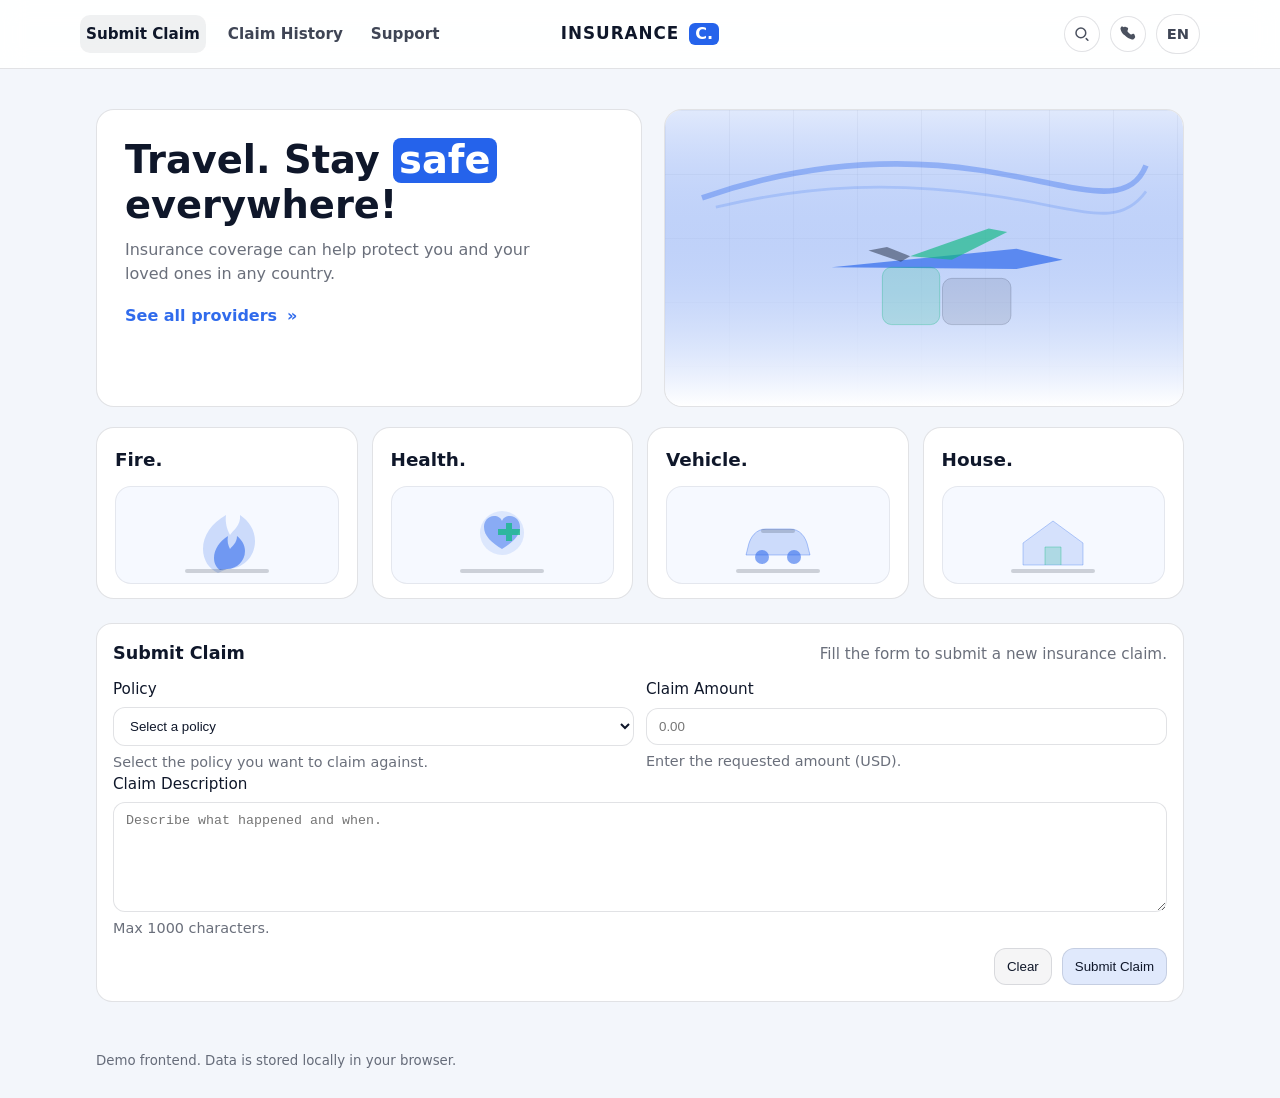
<file: course project-1/index.html>
<!doctype html>
<html lang="en">
  <head>
    <meta charset="UTF-8" />
    <meta name="viewport" content="width=device-width, initial-scale=1.0" />
    <title>Insurance Claim Submission</title>
    <link rel="stylesheet" href="./styles.css" />
  </head>
  <body>
    <a class="skip-link" href="#main">Skip to content</a>

    <header class="site-header">
      <div class="container header-row">
        <nav class="header-links" aria-label="Primary">
          <a class="header-link" href="#/submit">Submit Claim</a>
          <a class="header-link" href="#/history">Claim History</a>
          <a class="header-link" href="#support">Support</a>
        </nav>

        <div class="header-brand" aria-label="Insurance">
          <span class="header-brand-word">INSURANCE</span>
          <span class="header-brand-badge" aria-hidden="true">C.</span>
        </div>

        <div class="header-actions" aria-label="Utilities">
          <button class="icon-button" type="button" aria-label="Search" title="Search">
            <svg viewBox="0 0 24 24" width="18" height="18" aria-hidden="true" focusable="false">
              <path
                d="M10.5 3a7.5 7.5 0 1 1 0 15 7.5 7.5 0 0 1 0-15Zm0 2a5.5 5.5 0 1 0 0 11 5.5 5.5 0 0 0 0-11Zm7.85 12.44 2.2 2.2a1 1 0 0 1-1.42 1.42l-2.2-2.2a1 1 0 0 1 1.42-1.42Z"
                fill="currentColor"
              />
            </svg>
          </button>
          <button class="icon-button" type="button" aria-label="Call" title="Call">
            <svg viewBox="0 0 24 24" width="18" height="18" aria-hidden="true" focusable="false">
              <path
                d="M6.6 2.9c.5-.5 1.2-.7 1.9-.5l2.5.8c.9.3 1.4 1.2 1.1 2.1l-.7 2.1c-.2.6-.1 1.3.4 1.8l2.9 2.9c.5.5 1.2.6 1.8.4l2.1-.7c.9-.3 1.8.2 2.1 1.1l.8 2.5c.2.7 0 1.4-.5 1.9l-1.2 1.2c-.7.7-1.7 1-2.6.8-3.5-.8-6.8-2.8-9.6-5.6C4.8 12.1 2.8 8.8 2 5.3c-.2-.9.1-1.9.8-2.6L3.9 1.5 6.6 2.9Z"
                fill="currentColor"
              />
            </svg>
          </button>
          <div class="lang-pill" aria-label="Language">EN</div>
        </div>
      </div>
    </header>

    <main id="main" class="main" role="main">
      <section class="hero" aria-label="Hero">
        <div class="container hero-inner">
          <div class="hero-content">
            <h1 class="hero-title">
              Travel. Stay <span class="hero-highlight">safe</span> everywhere!
            </h1>
            <p class="hero-subtitle">
              Insurance coverage can help protect you and your loved ones in any country.
            </p>
            <a class="hero-cta" href="#/submit">See all providers <span aria-hidden="true">»</span></a>
          </div>

          <div class="hero-art" aria-hidden="true">
            <svg class="hero-art-svg" viewBox="0 0 560 320" role="img" focusable="false">
              <defs>
                <linearGradient id="sky" x1="0" x2="0" y1="0" y2="1">
                  <stop offset="0" stop-color="var(--accent-soft)" />
                  <stop offset="1" stop-color="var(--panel)" />
                </linearGradient>
              </defs>
              <rect x="0" y="0" width="560" height="320" rx="18" fill="url(#sky)" />
              <path d="M40 95 C 140 60, 240 50, 340 65 S 500 110, 520 60" fill="none" stroke="rgba(37, 99, 235, 0.35)" stroke-width="6" />
              <path d="M55 105 C 160 80, 250 78, 350 92 S 490 130, 520 88" fill="none" stroke="rgba(37, 99, 235, 0.18)" stroke-width="3" />
              <path
                d="M180 170 L380 150 L430 162 L380 172 Z"
                fill="rgba(37, 99, 235, 0.65)"
              />
              <path
                d="M265 158 L350 128 L370 132 L310 162 Z"
                fill="rgba(16, 185, 129, 0.65)"
              />
              <path d="M265 158 L240 148 L220 152 L255 164 Z" fill="rgba(15, 23, 42, 0.45)" />
              <rect x="235" y="170" width="62" height="62" rx="10" fill="rgba(16, 185, 129, 0.18)" stroke="rgba(16, 185, 129, 0.35)" />
              <rect x="300" y="182" width="74" height="50" rx="10" fill="rgba(15, 23, 42, 0.10)" stroke="rgba(15, 23, 42, 0.18)" />
            </svg>
          </div>
        </div>
      </section>

      <section class="categories" aria-label="Categories">
        <div class="container categories-grid">
          <div class="category-card">
            <div class="category-title">Fire.</div>
            <div class="category-illustration" aria-hidden="true">
              <svg viewBox="0 0 120 80" width="120" height="80" focusable="false">
                <path d="M60 74c16 0 28-12 28-28 0-11-6-20-15-26 1 11-7 15-10 20-3-6-5-12-4-20C45 28 36 40 36 54c0 11 6 20 15 24" fill="rgba(37, 99, 235, 0.20)" />
                <path d="M60 74c10 0 18-8 18-18 0-6-3-11-8-15 0 7-5 10-7 13-2-4-3-8-2-13-8 5-14 13-14 22 0 6 3 10 6 12" fill="rgba(37, 99, 235, 0.55)" />
                <path d="M20 76h80" stroke="rgba(15, 23, 42, 0.18)" stroke-width="4" stroke-linecap="round" />
              </svg>
            </div>
          </div>

          <div class="category-card">
            <div class="category-title">Health.</div>
            <div class="category-illustration" aria-hidden="true">
              <svg viewBox="0 0 120 80" width="120" height="80" focusable="false">
                <circle cx="60" cy="38" r="22" fill="rgba(37, 99, 235, 0.12)" />
                <path d="M60 54c-10-6-18-13-18-22 0-6 4-11 10-11 4 0 7 2 8 5 1-3 4-5 8-5 6 0 10 5 10 11 0 9-8 16-18 22Z" fill="rgba(37, 99, 235, 0.45)" />
                <path d="M56 34h8v-6h6v6h8v6h-8v6h-6v-6h-8z" fill="rgba(16, 185, 129, 0.75)" />
                <path d="M20 76h80" stroke="rgba(15, 23, 42, 0.18)" stroke-width="4" stroke-linecap="round" />
              </svg>
            </div>
          </div>

          <div class="category-card">
            <div class="category-title">Vehicle.</div>
            <div class="category-illustration" aria-hidden="true">
              <svg viewBox="0 0 120 80" width="120" height="80" focusable="false">
                <path d="M30 52c2-10 8-18 18-18h24c10 0 16 8 18 18l2 8H28l2-8Z" fill="rgba(37, 99, 235, 0.20)" stroke="rgba(37, 99, 235, 0.35)" />
                <path d="M45 36h30" stroke="rgba(15, 23, 42, 0.18)" stroke-width="4" stroke-linecap="round" />
                <circle cx="44" cy="62" r="7" fill="rgba(37, 99, 235, 0.55)" />
                <circle cx="76" cy="62" r="7" fill="rgba(37, 99, 235, 0.55)" />
                <path d="M20 76h80" stroke="rgba(15, 23, 42, 0.18)" stroke-width="4" stroke-linecap="round" />
              </svg>
            </div>
          </div>

          <div class="category-card">
            <div class="category-title">House.</div>
            <div class="category-illustration" aria-hidden="true">
              <svg viewBox="0 0 120 80" width="120" height="80" focusable="false">
                <path d="M30 48 60 26 90 48v22H30V48Z" fill="rgba(37, 99, 235, 0.16)" stroke="rgba(37, 99, 235, 0.30)" />
                <path d="M52 70V52h16v18" fill="rgba(16, 185, 129, 0.20)" stroke="rgba(16, 185, 129, 0.35)" />
                <path d="M20 76h80" stroke="rgba(15, 23, 42, 0.18)" stroke-width="4" stroke-linecap="round" />
              </svg>
            </div>
          </div>
        </div>
      </section>

      <section class="container app-shell" aria-label="Claims app">
        <div id="app" aria-live="polite"></div>
      </section>
    </main>

    <footer class="container footer" id="support">
      <small>Demo frontend. Data is stored locally in your browser.</small>
    </footer>

    <script src="./app.js" type="module"></script>
  </body>
</html>
</file>
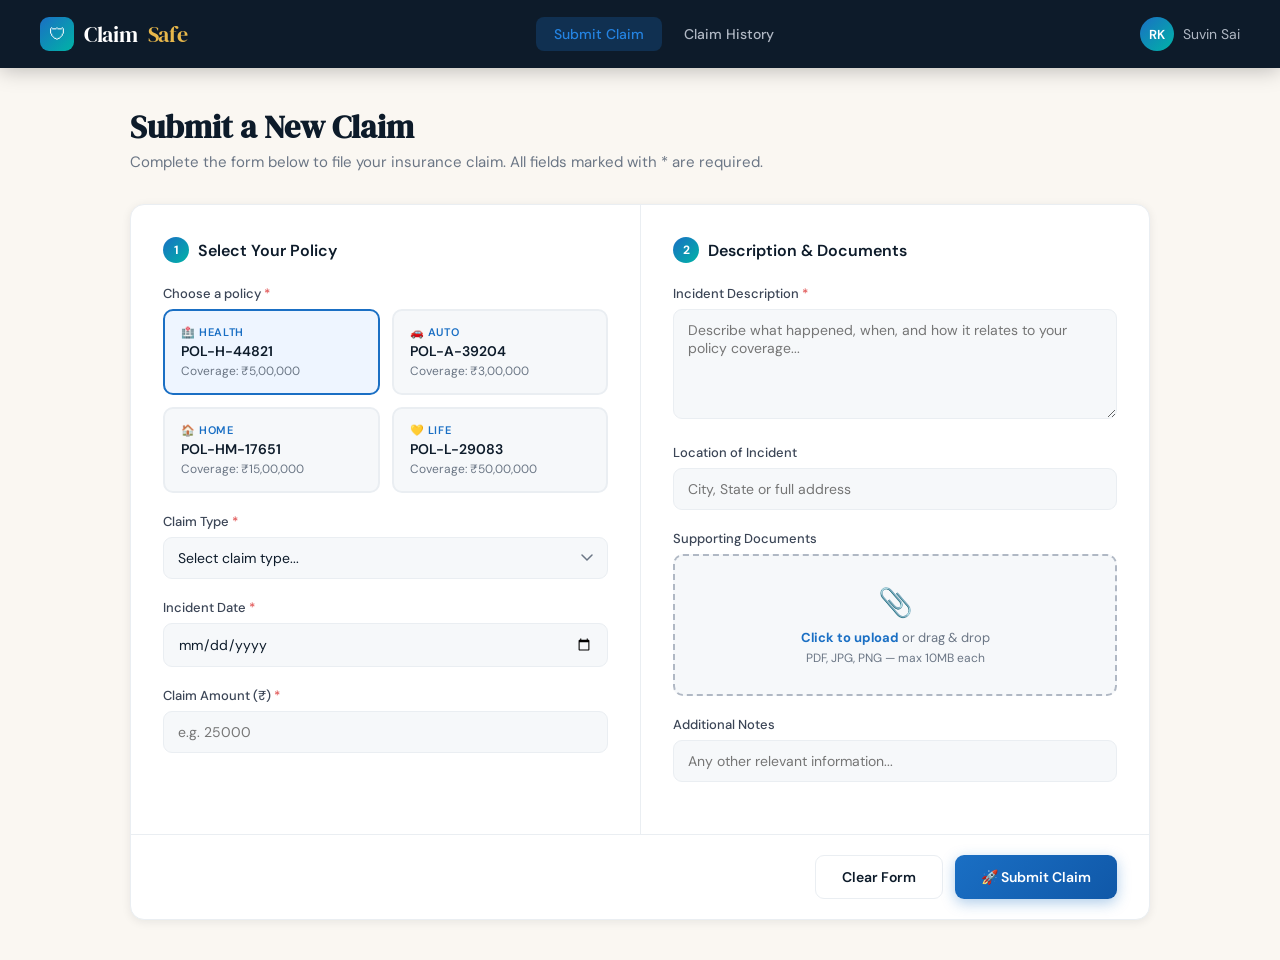
<file: hackathon/insurance-frontend/insurance_claims.html>
<!DOCTYPE html>
<html lang="en">
<head>
<meta charset="UTF-8" />
<meta name="viewport" content="width=device-width, initial-scale=1.0"/>
<title>ClaimSafe — Insurance Portal</title>
<link href="https://fonts.googleapis.com/css2?family=DM+Serif+Display:ital@0;1&family=DM+Sans:wght@300;400;500;600&display=swap" rel="stylesheet"/>
<style>
  :root {
    --navy: #0d1b2a;
    --navy2: #152338;
    --blue: #1a6fc4;
    --blue-light: #2483e2;
    --teal: #00b4a6;
    --gold: #e8b84b;
    --cream: #faf7f2;
    --white: #ffffff;
    --gray50: #f6f8fa;
    --gray100: #eaeef2;
    --gray300: #b0b8c4;
    --gray500: #6b7685;
    --gray700: #3b4556;
    --danger: #e05252;
    --success: #28a06a;
    --warn: #e8861a;
    --radius: 14px;
    --shadow: 0 4px 32px rgba(13,27,42,.13);
    --shadow-sm: 0 2px 10px rgba(13,27,42,.08);
  }
  * { box-sizing: border-box; margin: 0; padding: 0; }
  body { font-family: 'DM Sans', sans-serif; background: var(--cream); color: var(--navy); min-height: 100vh; }

  header {
    background: var(--navy); padding: 0 40px;
    display: flex; align-items: center; justify-content: space-between;
    height: 68px; position: sticky; top: 0; z-index: 100;
    box-shadow: 0 2px 20px rgba(0,0,0,.25);
  }
  .logo { font-family: 'DM Serif Display', serif; font-size: 22px; color: var(--white); letter-spacing: -.3px; display: flex; align-items: center; gap: 10px; }
  .logo-icon { width: 34px; height: 34px; background: linear-gradient(135deg, var(--blue), var(--teal)); border-radius: 9px; display: flex; align-items: center; justify-content: center; font-size: 17px; }
  .logo span { color: var(--gold); }
  nav { display: flex; gap: 4px; }
  nav button { background: none; border: none; cursor: pointer; color: var(--gray300); font-family: 'DM Sans', sans-serif; font-size: 14px; font-weight: 500; padding: 8px 18px; border-radius: 8px; transition: all .2s; }
  nav button:hover { background: rgba(255,255,255,.08); color: #fff; }
  nav button.active { background: rgba(26,111,196,.25); color: var(--blue-light); }
  .user-chip { display: flex; align-items: center; gap: 9px; color: var(--gray300); font-size: 14px; }
  .avatar { width: 34px; height: 34px; border-radius: 50%; background: linear-gradient(135deg, var(--blue), var(--teal)); display: flex; align-items: center; justify-content: center; color: #fff; font-weight: 600; font-size: 13px; }

  .page { display: none; padding: 40px; max-width: 1100px; margin: 0 auto; animation: fadeIn .3s ease; }
  .page.active { display: block; }
  @keyframes fadeIn { from { opacity:0; transform:translateY(8px); } to { opacity:1; transform:translateY(0); } }

  .page-header { margin-bottom: 32px; }
  .page-header h1 { font-family: 'DM Serif Display', serif; font-size: 32px; color: var(--navy); line-height: 1.2; }
  .page-header p { color: var(--gray500); margin-top: 6px; font-size: 15px; }
  .breadcrumb { font-size: 13px; color: var(--gray500); margin-bottom: 10px; display: flex; align-items: center; gap: 6px; }
  .breadcrumb span { color: var(--blue); cursor: pointer; }
  .breadcrumb span:hover { text-decoration: underline; }

  .card { background: var(--white); border-radius: var(--radius); box-shadow: var(--shadow-sm); border: 1px solid var(--gray100); }

  .form-grid { display: grid; grid-template-columns: 1fr 1fr; gap: 0; }
  .form-section { padding: 32px; }
  .form-section h2 { font-size: 16px; font-weight: 600; color: var(--navy); margin-bottom: 22px; display: flex; align-items: center; gap: 9px; }
  .step-badge { width: 26px; height: 26px; border-radius: 50%; background: linear-gradient(135deg, var(--blue), var(--teal)); color: #fff; font-size: 12px; font-weight: 700; display: flex; align-items: center; justify-content: center; flex-shrink: 0; }
  .form-group { margin-bottom: 20px; }
  label { display: block; font-size: 13px; font-weight: 500; color: var(--gray700); margin-bottom: 7px; }
  label .req { color: var(--danger); }

  input[type=text], input[type=number], input[type=date], select, textarea {
    width: 100%; padding: 11px 14px; border: 1.5px solid var(--gray100); border-radius: 9px;
    font-family: 'DM Sans', sans-serif; font-size: 14px; color: var(--navy); background: var(--gray50);
    transition: border .2s, box-shadow .2s; outline: none;
  }
  input:focus, select:focus, textarea:focus { border-color: var(--blue); box-shadow: 0 0 0 3px rgba(26,111,196,.12); background: #fff; }
  textarea { resize: vertical; min-height: 110px; }
  select { appearance: none; background-image: url("data:image/svg+xml,%3Csvg xmlns='http://www.w3.org/2000/svg' width='12' height='8' viewBox='0 0 12 8'%3E%3Cpath d='M1 1l5 5 5-5' stroke='%236b7685' stroke-width='1.5' fill='none' stroke-linecap='round'/%3E%3C/svg%3E"); background-repeat: no-repeat; background-position: right 14px center; }

  .policy-card-select { display: grid; grid-template-columns: 1fr 1fr; gap: 12px; }
  .policy-option { border: 2px solid var(--gray100); border-radius: 10px; padding: 14px 16px; cursor: pointer; transition: all .2s; background: var(--gray50); }
  .policy-option:hover { border-color: var(--blue-light); background: #f0f6ff; }
  .policy-option.selected { border-color: var(--blue); background: #eef5ff; }
  .pol-type { font-size: 11px; font-weight: 600; color: var(--blue); text-transform: uppercase; letter-spacing: .6px; }
  .pol-num { font-size: 14px; font-weight: 600; color: var(--navy); margin: 3px 0; }
  .pol-cov { font-size: 12px; color: var(--gray500); }

  .upload-zone { border: 2px dashed var(--gray300); border-radius: 10px; padding: 28px; text-align: center; cursor: pointer; transition: all .2s; background: var(--gray50); }
  .upload-zone:hover { border-color: var(--blue); background: #f0f6ff; }
  .upload-zone .upload-icon { font-size: 28px; margin-bottom: 8px; }
  .upload-zone p { font-size: 13px; color: var(--gray500); }
  .upload-zone strong { color: var(--blue); }

  .btn { display: inline-flex; align-items: center; gap: 8px; padding: 12px 26px; border-radius: 9px; font-family: 'DM Sans', sans-serif; font-size: 14px; font-weight: 600; border: none; cursor: pointer; transition: all .2s; }
  .btn-primary { background: linear-gradient(135deg, var(--blue), #1058a8); color: #fff; box-shadow: 0 4px 14px rgba(26,111,196,.35); }
  .btn-primary:hover { transform: translateY(-1px); box-shadow: 0 6px 20px rgba(26,111,196,.45); }
  .btn-outline { background: #fff; color: var(--navy); border: 1.5px solid var(--gray100); }
  .btn-outline:hover { border-color: var(--blue); color: var(--blue); }
  .btn-ghost { background: none; color: var(--blue); padding: 8px 12px; }
  .btn-ghost:hover { background: #eef5ff; }
  .btn-sm { padding: 8px 16px; font-size: 13px; }

  .form-actions { display: flex; justify-content: flex-end; gap: 12px; padding: 20px 32px; border-top: 1px solid var(--gray100); }

  .toast { position: fixed; bottom: 30px; right: 30px; background: var(--navy); color: #fff; padding: 16px 22px; border-radius: 12px; display: flex; align-items: center; gap: 12px; box-shadow: var(--shadow); z-index: 999; transform: translateY(80px); opacity: 0; transition: all .35s cubic-bezier(.34,1.56,.64,1); font-size: 14px; }
  .toast.show { transform: translateY(0); opacity: 1; }
  .toast-icon { font-size: 20px; }

  .stats-row { display: grid; grid-template-columns: repeat(4, 1fr); gap: 16px; margin-bottom: 28px; }
  .stat-card { background: var(--white); border-radius: var(--radius); padding: 22px 24px; border: 1px solid var(--gray100); box-shadow: var(--shadow-sm); }
  .stat-label { font-size: 12px; font-weight: 500; color: var(--gray500); text-transform: uppercase; letter-spacing: .6px; margin-bottom: 8px; }
  .stat-value { font-family: 'DM Serif Display', serif; font-size: 28px; color: var(--navy); }
  .stat-sub { font-size: 12px; color: var(--gray500); margin-top: 4px; }
  .stat-card.blue .stat-value { color: var(--blue); }
  .stat-card.teal .stat-value { color: var(--teal); }
  .stat-card.gold .stat-value { color: var(--gold); }

  .filters-bar { display: flex; align-items: center; gap: 12px; margin-bottom: 18px; flex-wrap: wrap; }
  .filter-chip { padding: 7px 16px; border-radius: 20px; font-size: 13px; font-weight: 500; border: 1.5px solid var(--gray100); background: #fff; cursor: pointer; transition: all .2s; color: var(--gray700); }
  .filter-chip:hover { border-color: var(--blue); color: var(--blue); }
  .filter-chip.active { background: var(--blue); border-color: var(--blue); color: #fff; }
  .search-box { flex: 1; max-width: 280px; position: relative; }
  .search-box input { padding-left: 38px; background: #fff; }
  .search-box::before { content: '🔍'; position: absolute; left: 12px; top: 50%; transform: translateY(-50%); font-size: 13px; pointer-events: none; }

  .claims-table { width: 100%; border-collapse: separate; border-spacing: 0; }
  .claims-table thead tr { background: var(--gray50); }
  .claims-table th { padding: 12px 18px; font-size: 12px; font-weight: 600; color: var(--gray500); text-transform: uppercase; letter-spacing: .5px; text-align: left; border-bottom: 1px solid var(--gray100); }
  .claims-table td { padding: 16px 18px; font-size: 14px; border-bottom: 1px solid var(--gray100); vertical-align: middle; }
  .claims-table tbody tr { cursor: pointer; transition: background .15s; }
  .claims-table tbody tr:hover { background: #f5f9ff; }
  .claims-table tbody tr:last-child td { border-bottom: none; }

  .claim-id { font-weight: 600; color: var(--blue); font-family: monospace; font-size: 13px; }
  .policy-tag { display: inline-block; padding: 3px 10px; border-radius: 5px; font-size: 12px; font-weight: 600; }
  .tag-health { background: #e8f5f0; color: #1a7a52; }
  .tag-auto { background: #e8f0fa; color: #1a4fa0; }
  .tag-home { background: #fdf3e3; color: #a06010; }
  .tag-life { background: #f3e8fd; color: #6a20aa; }

  .badge { display: inline-flex; align-items: center; gap: 5px; padding: 4px 10px; border-radius: 20px; font-size: 12px; font-weight: 600; }
  .badge::before { content: ''; width: 6px; height: 6px; border-radius: 50%; background: currentColor; }
  .badge-pending { background: #fff8e6; color: #c47c00; }
  .badge-approved { background: #e6f7ef; color: var(--success); }
  .badge-rejected { background: #fdeaea; color: var(--danger); }
  .badge-review { background: #e8f0fd; color: var(--blue); }

  .amount-cell { font-weight: 600; font-family: 'DM Serif Display', serif; font-size: 16px; }

  .details-layout { display: grid; grid-template-columns: 1fr 340px; gap: 24px; }
  .detail-card { padding: 28px 32px; }
  .detail-section { margin-bottom: 28px; }
  .detail-section h3 { font-size: 14px; font-weight: 600; color: var(--gray500); text-transform: uppercase; letter-spacing: .6px; margin-bottom: 16px; border-bottom: 1px solid var(--gray100); padding-bottom: 10px; }
  .detail-grid { display: grid; grid-template-columns: 1fr 1fr; gap: 16px; }
  .di-label { font-size: 12px; color: var(--gray500); margin-bottom: 4px; }
  .di-value { font-size: 15px; font-weight: 500; color: var(--navy); }

  .timeline { position: relative; padding-left: 24px; }
  .timeline::before { content: ''; position: absolute; left: 7px; top: 8px; bottom: 8px; width: 2px; background: var(--gray100); }
  .timeline-item { position: relative; margin-bottom: 22px; }
  .timeline-dot { position: absolute; left: -24px; top: 3px; width: 14px; height: 14px; border-radius: 50%; border: 2px solid var(--white); box-shadow: 0 0 0 2px var(--blue); background: var(--blue); }
  .timeline-dot.done { background: var(--success); box-shadow: 0 0 0 2px var(--success); }
  .timeline-dot.pending { background: var(--white); box-shadow: 0 0 0 2px var(--gray300); }
  .tl-title { font-size: 14px; font-weight: 600; color: var(--navy); }
  .tl-date { font-size: 12px; color: var(--gray500); margin-top: 2px; }
  .tl-note { font-size: 13px; color: var(--gray700); margin-top: 4px; }

  .side-card { padding: 24px; }
  .amount-display { text-align: center; padding: 20px; background: linear-gradient(135deg, #eef5ff, #e8f8f5); border-radius: 10px; margin-bottom: 20px; }
  .amt-label { font-size: 12px; color: var(--gray500); text-transform: uppercase; letter-spacing: .5px; margin-bottom: 6px; }
  .amt-value { font-family: 'DM Serif Display', serif; font-size: 36px; color: var(--navy); }
  .actions-list { display: flex; flex-direction: column; gap: 10px; }

  .doc-list { list-style: none; display: flex; flex-direction: column; gap: 8px; }
  .doc-list li { display: flex; align-items: center; gap: 10px; padding: 10px 14px; background: var(--gray50); border-radius: 8px; font-size: 13px; color: var(--navy); border: 1px solid var(--gray100); }
  .doc-icon { font-size: 18px; }

  .empty-state { text-align: center; padding: 60px 20px; color: var(--gray500); }
  .empty-state .es-icon { font-size: 48px; margin-bottom: 14px; opacity: .4; }
  .empty-state p { font-size: 15px; }

  @media (max-width: 768px) {
    .page { padding: 20px 16px; }
    header { padding: 0 16px; }
    .form-grid { grid-template-columns: 1fr; }
    .stats-row { grid-template-columns: 1fr 1fr; }
    .details-layout { grid-template-columns: 1fr; }
    .policy-card-select { grid-template-columns: 1fr; }
  }
</style>
</head>
<body>

<header>
  <div class="logo">
    <div class="logo-icon">🛡</div>
    Claim<span>Safe</span>
  </div>
  <nav>
    <button class="active" onclick="showPage('submit', this)">Submit Claim</button>
    <button onclick="showPage('history', this)">Claim History</button>
  </nav>
  <div class="user-chip">
    <div class="avatar">RK</div>
    Suvin Sai
  </div>
</header>

<!-- PAGE 1: SUBMIT CLAIM -->
<div id="page-submit" class="page active">
  <div class="page-header">
    <h1>Submit a New Claim</h1>
    <p>Complete the form below to file your insurance claim. All fields marked with * are required.</p>
  </div>
  <div class="card">
    <div class="form-grid">
      <div class="form-section">
        <h2><span class="step-badge">1</span> Select Your Policy</h2>
        <div class="form-group">
          <label>Choose a policy <span class="req">*</span></label>
          <div class="policy-card-select">
            <div class="policy-option selected" onclick="selectPolicy(this,'POL-H-44821')">
              <div class="pol-type">🏥 Health</div>
              <div class="pol-num">POL-H-44821</div>
              <div class="pol-cov">Coverage: ₹5,00,000</div>
            </div>
            <div class="policy-option" onclick="selectPolicy(this,'POL-A-39204')">
              <div class="pol-type">🚗 Auto</div>
              <div class="pol-num">POL-A-39204</div>
              <div class="pol-cov">Coverage: ₹3,00,000</div>
            </div>
            <div class="policy-option" onclick="selectPolicy(this,'POL-HM-17651')">
              <div class="pol-type">🏠 Home</div>
              <div class="pol-num">POL-HM-17651</div>
              <div class="pol-cov">Coverage: ₹15,00,000</div>
            </div>
            <div class="policy-option" onclick="selectPolicy(this,'POL-L-29083')">
              <div class="pol-type">💛 Life</div>
              <div class="pol-num">POL-L-29083</div>
              <div class="pol-cov">Coverage: ₹50,00,000</div>
            </div>
          </div>
        </div>
        <div class="form-group">
          <label>Claim Type <span class="req">*</span></label>
          <select id="claimType">
            <option value="">Select claim type...</option>
            <option>Hospitalization</option>
            <option>Surgery</option>
            <option>Accident / Injury</option>
            <option>Property Damage</option>
            <option>Theft / Burglary</option>
            <option>Natural Disaster</option>
            <option>Critical Illness</option>
            <option>Death Benefit</option>
          </select>
        </div>
        <div class="form-group">
          <label>Incident Date <span class="req">*</span></label>
          <input type="date" id="incidentDate"/>
        </div>
        <div class="form-group">
          <label>Claim Amount (₹) <span class="req">*</span></label>
          <input type="number" id="claimAmount" placeholder="e.g. 25000" min="1"/>
        </div>
      </div>

      <div class="form-section" style="border-left:1px solid var(--gray100);">
        <h2><span class="step-badge">2</span> Description &amp; Documents</h2>
        <div class="form-group">
          <label>Incident Description <span class="req">*</span></label>
          <textarea id="claimDesc" placeholder="Describe what happened, when, and how it relates to your policy coverage..."></textarea>
        </div>
        <div class="form-group">
          <label>Location of Incident</label>
          <input type="text" id="location" placeholder="City, State or full address"/>
        </div>
        <div class="form-group">
          <label>Supporting Documents</label>
          <div class="upload-zone" onclick="simulateUpload()">
            <div class="upload-icon">📎</div>
            <p><strong>Click to upload</strong> or drag &amp; drop</p>
            <p style="margin-top:4px;font-size:12px;">PDF, JPG, PNG — max 10MB each</p>
          </div>
          <div id="uploadedFiles" style="margin-top:10px;"></div>
        </div>
        <div class="form-group">
          <label>Additional Notes</label>
          <input type="text" id="notes" placeholder="Any other relevant information..."/>
        </div>
      </div>
    </div>
    <div class="form-actions">
      <button class="btn btn-outline" onclick="resetForm()">Clear Form</button>
      <button class="btn btn-primary" onclick="submitClaim()">🚀 Submit Claim</button>
    </div>
  </div>
</div>

<!-- PAGE 2: CLAIM HISTORY -->
<div id="page-history" class="page">
  <div class="page-header">
    <h1>Claim History</h1>
    <p>Track and manage all your submitted insurance claims.</p>
  </div>
  <div class="stats-row">
    <div class="stat-card">
      <div class="stat-label">Total Claims</div>
      <div class="stat-value" id="statTotal">6</div>
      <div class="stat-sub">All time</div>
    </div>
    <div class="stat-card blue">
      <div class="stat-label">Pending Review</div>
      <div class="stat-value" id="statPending">2</div>
      <div class="stat-sub">Awaiting decision</div>
    </div>
    <div class="stat-card teal">
      <div class="stat-label">Approved</div>
      <div class="stat-value" id="statApproved">3</div>
      <div class="stat-sub">Claims settled</div>
    </div>
    <div class="stat-card gold">
      <div class="stat-label">Total Settled</div>
      <div class="stat-value" id="statSettled">₹1.8L</div>
      <div class="stat-sub">Amount disbursed</div>
    </div>
  </div>
  <div class="filters-bar">
    <div class="search-box">
      <input type="text" placeholder="Search claims..." oninput="renderTable()" id="searchInput"/>
    </div>
    <button class="filter-chip active" onclick="setFilter('All',this)">All</button>
    <button class="filter-chip" onclick="setFilter('Pending',this)">Pending</button>
    <button class="filter-chip" onclick="setFilter('Under Review',this)">Under Review</button>
    <button class="filter-chip" onclick="setFilter('Approved',this)">Approved</button>
    <button class="filter-chip" onclick="setFilter('Rejected',this)">Rejected</button>
  </div>
  <div class="card">
    <table class="claims-table">
      <thead><tr>
        <th>Claim ID</th><th>Policy</th><th>Type</th><th>Filed On</th><th>Amount</th><th>Status</th><th></th>
      </tr></thead>
      <tbody id="claimsTableBody"></tbody>
    </table>
    <div id="emptyState" class="empty-state" style="display:none;">
      <div class="es-icon">📋</div>
      <p>No claims found matching your filters.</p>
    </div>
  </div>
</div>

<!-- PAGE 3: CLAIM DETAILS -->
<div id="page-details" class="page">
  <div class="page-header">
    <div class="breadcrumb">
      <span onclick="showPage('history', document.querySelectorAll('nav button')[1])">← Claim History</span> / Claim Details
    </div>
    <h1 id="detailsTitle">Claim Details</h1>
    <p id="detailsSubtitle" style="color:var(--gray500);margin-top:6px;font-size:15px;"></p>
  </div>
  <div class="details-layout">
    <div>
      <div class="card detail-card" style="margin-bottom:20px;">
        <div class="detail-section">
          <h3>Claim Information</h3>
          <div class="detail-grid" id="detailsGrid"></div>
        </div>
        <div class="detail-section">
          <h3>Description</h3>
          <p id="detailsDesc" style="font-size:15px;line-height:1.7;color:var(--gray700);"></p>
        </div>
        <div class="detail-section">
          <h3>Supporting Documents</h3>
          <ul class="doc-list">
            <li><span class="doc-icon">📄</span> Hospital_Discharge_Summary.pdf</li>
            <li><span class="doc-icon">🖼</span> Medical_Bills_Scan.jpg</li>
            <li><span class="doc-icon">📄</span> Prescription_Copy.pdf</li>
          </ul>
        </div>
      </div>
    </div>
    <div>
      <div class="card side-card" style="margin-bottom:16px;">
        <div class="amount-display">
          <div class="amt-label">Claimed Amount</div>
          <div class="amt-value" id="detailsAmount">₹0</div>
        </div>
        <div style="margin-bottom:14px;">
          <div style="font-size:12px;color:var(--gray500);margin-bottom:6px;">Current Status</div>
          <div id="detailsStatus"></div>
        </div>
        <div class="actions-list">
          <button class="btn btn-outline" style="width:100%;justify-content:center;" onclick="alert('Document upload dialog opened.')">📎 Add Documents</button>
          <button class="btn btn-ghost" style="justify-content:center;" onclick="alert('Adjuster contact: claims@claimsafe.in | 1800-XXX-XXXX')">📞 Contact Adjuster</button>
        </div>
      </div>
      <div class="card side-card">
        <h3 style="font-size:14px;font-weight:600;color:var(--gray500);text-transform:uppercase;letter-spacing:.5px;margin-bottom:18px;">Claim Timeline</h3>
        <div class="timeline" id="detailsTimeline"></div>
      </div>
    </div>
  </div>
</div>

<div class="toast" id="toast">
  <span class="toast-icon">✅</span>
  <div>
    <strong id="toastTitle">Done!</strong>
    <div id="toastMsg" style="font-size:12px;opacity:.75;margin-top:2px;"></div>
  </div>
</div>

<script>
const sampleClaims = [
  { id:'CLM-2024-006', policy:'POL-H-44821', policyType:'Health', type:'Hospitalization', date:'2024-11-18', amount:45000, status:'Under Review', desc:'Patient was admitted for appendicitis surgery at Apollo Hospitals Hyderabad on 15th November 2024. Treatment lasted 3 days including post-operative care.', location:'Apollo Hospitals, Hyderabad' },
  { id:'CLM-2024-005', policy:'POL-A-39204', policyType:'Auto', type:'Accident / Injury', date:'2024-10-02', amount:32000, status:'Approved', desc:'Vehicle involved in a rear-end collision at Hitech City signal. Front bumper and hood damaged. Police FIR filed the same day.', location:'Hitech City, Hyderabad' },
  { id:'CLM-2024-004', policy:'POL-HM-17651', policyType:'Home', type:'Property Damage', date:'2024-08-21', amount:78000, status:'Approved', desc:'Roof damage caused by heavy rainfall during monsoon. Water seepage led to damage of two rooms including furniture.', location:'Madhapur, Hyderabad' },
  { id:'CLM-2024-003', policy:'POL-H-44821', policyType:'Health', type:'Surgery', date:'2024-07-05', amount:95000, status:'Approved', desc:'Knee replacement surgery performed at Yashoda Hospital. Pre-authorization obtained prior to procedure.', location:'Yashoda Hospital, Secunderabad' },
  { id:'CLM-2024-002', policy:'POL-A-39204', policyType:'Auto', type:'Theft / Burglary', date:'2024-05-12', amount:50000, status:'Rejected', desc:'Claim for theft of in-car entertainment system. Rejected as the item is not covered under the existing auto policy terms.', location:'Jubilee Hills, Hyderabad' },
  { id:'CLM-2024-001', policy:'POL-HM-17651', policyType:'Home', type:'Natural Disaster', date:'2024-03-28', amount:12000, status:'Pending', desc:'Minor flood damage in the basement due to unexpected urban flooding. Repair estimate attached with photographs.', location:'Banjara Hills, Hyderabad' },
];

let claims = [...sampleClaims];
let activeFilter = 'All';
let selectedPolicy = 'POL-H-44821';
let uploadedCount = 0;

function showPage(name, btn) {
  document.querySelectorAll('.page').forEach(p => p.classList.remove('active'));
  document.querySelectorAll('nav button').forEach(b => b.classList.remove('active'));
  document.getElementById('page-' + name).classList.add('active');
  if(btn) btn.classList.add('active');
  if(name === 'history') renderTable();
}

function selectPolicy(el, val) {
  document.querySelectorAll('.policy-option').forEach(o => o.classList.remove('selected'));
  el.classList.add('selected');
  selectedPolicy = val;
}

function simulateUpload() {
  uploadedCount++;
  const names = ['Medical_Report.pdf','Hospital_Bill.jpg','FIR_Copy.pdf','Repair_Estimate.pdf','Photos.zip'];
  const name = names[uploadedCount % names.length];
  const div = document.getElementById('uploadedFiles');
  const item = document.createElement('div');
  item.style.cssText = 'display:flex;align-items:center;gap:8px;padding:8px 12px;background:var(--gray50);border:1px solid var(--gray100);border-radius:8px;margin-bottom:6px;font-size:13px;';
  item.innerHTML = `<span>📎</span><span style="flex:1">${name}</span><span style="color:var(--gray500);font-size:11px;">Just now</span>`;
  div.appendChild(item);
}

function submitClaim() {
  const type = document.getElementById('claimType').value;
  const date = document.getElementById('incidentDate').value;
  const amount = document.getElementById('claimAmount').value;
  const desc = document.getElementById('claimDesc').value;
  if(!type || !date || !amount || !desc) {
    showToast('Missing Fields','Please fill in all required fields before submitting.'); return;
  }
  const policyType = selectedPolicy.includes('-H-')?'Health':selectedPolicy.includes('-A-')?'Auto':selectedPolicy.includes('-HM-')?'Home':'Life';
  const id = 'CLM-2025-' + String(claims.length + 1).padStart(3,'0');
  claims.unshift({ id, policy:selectedPolicy, policyType, type, date, amount:parseInt(amount), status:'Pending', desc, location:document.getElementById('location').value||'Not specified' });
  updateStats();
  showToast('Claim Submitted!',`Your claim ${id} has been received and is under review.`);
  resetForm();
  setTimeout(() => showPage('history', document.querySelectorAll('nav button')[1]), 1600);
}

function resetForm() {
  ['claimType','incidentDate','claimAmount','claimDesc','location','notes'].forEach(id => { const el = document.getElementById(id); if(el) el.value=''; });
  document.getElementById('uploadedFiles').innerHTML = '';
  uploadedCount = 0;
}

function showToast(icon, title, msg) {
  const t = document.getElementById('toast');
  document.querySelector('.toast-icon').textContent = icon;
  document.getElementById('toastTitle').textContent = title;
  document.getElementById('toastMsg').textContent = msg;
  t.classList.add('show');
  setTimeout(() => t.classList.remove('show'), 3500);
}

function updateStats() {
  document.getElementById('statTotal').textContent = claims.length;
  document.getElementById('statPending').textContent = claims.filter(c=>c.status==='Pending'||c.status==='Under Review').length;
  const approved = claims.filter(c=>c.status==='Approved');
  document.getElementById('statApproved').textContent = approved.length;
  const total = approved.reduce((s,c)=>s+c.amount,0);
  document.getElementById('statSettled').textContent = total>=100000?'₹'+(total/100000).toFixed(1)+'L':'₹'+(total/1000).toFixed(0)+'K';
}

const typeClasses = { Health:'tag-health', Auto:'tag-auto', Home:'tag-home', Life:'tag-life' };
const statusClasses = { Pending:'badge-pending', Approved:'badge-approved', Rejected:'badge-rejected', 'Under Review':'badge-review' };

function formatDate(d) { return new Date(d).toLocaleDateString('en-IN',{day:'2-digit',month:'short',year:'numeric'}); }

function renderTable() {
  updateStats();
  const search = (document.getElementById('searchInput').value||'').toLowerCase();
  const body = document.getElementById('claimsTableBody');
  const empty = document.getElementById('emptyState');
  const filtered = claims.filter(c => {
    const mf = activeFilter==='All'||c.status===activeFilter;
    const ms = !search||c.id.toLowerCase().includes(search)||c.type.toLowerCase().includes(search)||c.policy.toLowerCase().includes(search);
    return mf && ms;
  });
  if(!filtered.length) { body.innerHTML=''; empty.style.display='block'; return; }
  empty.style.display='none';
  body.innerHTML = filtered.map(c=>`
    <tr onclick="openDetails('${c.id}')">
      <td><span class="claim-id">${c.id}</span></td>
      <td><span class="policy-tag ${typeClasses[c.policyType]||'tag-health'}">${c.policyType}</span><div style="font-size:12px;color:var(--gray500);margin-top:3px;">${c.policy}</div></td>
      <td>${c.type}</td>
      <td style="color:var(--gray500);">${formatDate(c.date)}</td>
      <td class="amount-cell">₹${c.amount.toLocaleString('en-IN')}</td>
      <td><span class="badge ${statusClasses[c.status]||'badge-pending'}">${c.status}</span></td>
      <td><button class="btn btn-ghost btn-sm" onclick="event.stopPropagation();openDetails('${c.id}')">View →</button></td>
    </tr>`).join('');
}

function setFilter(val, btn) {
  activeFilter = val;
  document.querySelectorAll('.filter-chip').forEach(c=>c.classList.remove('active'));
  btn.classList.add('active');
  renderTable();
}

function openDetails(id) {
  const c = claims.find(x=>x.id===id);
  if(!c) return;
  document.getElementById('detailsTitle').textContent = 'Claim #' + c.id;
  document.getElementById('detailsSubtitle').textContent = c.policyType + ' Insurance · ' + c.policy;
  document.getElementById('detailsDesc').textContent = c.desc;
  document.getElementById('detailsAmount').textContent = '₹' + c.amount.toLocaleString('en-IN');
  document.getElementById('detailsStatus').innerHTML = `<span class="badge ${statusClasses[c.status]||'badge-pending'}" style="font-size:14px;padding:6px 14px;">${c.status}</span>`;
  document.getElementById('detailsGrid').innerHTML = `
    <div><div class="di-label">Claim ID</div><div class="di-value">${c.id}</div></div>
    <div><div class="di-label">Policy Number</div><div class="di-value">${c.policy}</div></div>
    <div><div class="di-label">Claim Type</div><div class="di-value">${c.type}</div></div>
    <div><div class="di-label">Incident Date</div><div class="di-value">${formatDate(c.date)}</div></div>
    <div><div class="di-label">Filing Date</div><div class="di-value">${formatDate(c.date)}</div></div>
    <div><div class="di-label">Location</div><div class="di-value">${c.location||'—'}</div></div>`;
  const tlMap = {
    Pending:[
      {title:'Claim Filed',date:formatDate(c.date),note:'Claim received and logged.',done:true},
      {title:'Document Verification',date:'In Progress',note:'Our team is reviewing your documents.',done:false,active:true},
      {title:'Adjuster Review',date:'Pending',note:'',done:false},
      {title:'Final Decision',date:'Pending',note:'',done:false},
    ],
    'Under Review':[
      {title:'Claim Filed',date:formatDate(c.date),note:'Received and acknowledged.',done:true},
      {title:'Documents Verified',date:'Completed',note:'All documents validated.',done:true},
      {title:'Under Review',date:'In Progress',note:'Adjuster is assessing the claim.',done:false,active:true},
      {title:'Final Decision',date:'Pending',note:'',done:false},
    ],
    Approved:[
      {title:'Claim Filed',date:formatDate(c.date),note:'',done:true},
      {title:'Documents Verified',date:'Completed',note:'',done:true},
      {title:'Adjuster Review',date:'Completed',note:'Claim assessed as valid.',done:true},
      {title:'Approved & Disbursed',date:'Settled',note:`₹${c.amount.toLocaleString('en-IN')} disbursed to your account.`,done:true},
    ],
    Rejected:[
      {title:'Claim Filed',date:formatDate(c.date),note:'',done:true},
      {title:'Documents Verified',date:'Completed',note:'',done:true},
      {title:'Adjuster Review',date:'Completed',note:'Issues found during review.',done:true},
      {title:'Rejected',date:'Closed',note:'Contact support to raise an appeal.',done:true},
    ],
  };
  const tl = tlMap[c.status]||tlMap['Pending'];
  document.getElementById('detailsTimeline').innerHTML = tl.map(item=>`
    <div class="timeline-item">
      <div class="timeline-dot ${item.done?'done':item.active?'':'pending'}"></div>
      <div class="tl-title">${item.title}</div>
      <div class="tl-date">${item.date}</div>
      ${item.note?`<div class="tl-note">${item.note}</div>`:''}
    </div>`).join('');
  showPage('details', null);
  document.querySelectorAll('nav button').forEach(b=>b.classList.remove('active'));
}

document.getElementById('incidentDate').max = new Date().toISOString().split('T')[0];
updateStats();
renderTable();
</script>
</body>
</html>
</file>
<file: course project-1/styles.css>
:root {
  --bg: #f3f6fb;
  --panel: #ffffff;
  --muted: rgba(15, 23, 42, 0.62);
  --text: #0f172a;
  --border: rgba(15, 23, 42, 0.12);
  --focus: rgba(37, 99, 235, 0.42);
  --danger: #dc2626;
  --accent: #2563eb;
  --accent-soft: rgba(37, 99, 235, 0.14);
}

* {
  box-sizing: border-box;
}

html,
body {
  height: 100%;
}

body {
  margin: 0;
  font-family: system-ui, -apple-system, Segoe UI, Roboto, Helvetica, Arial, "Apple Color Emoji",
    "Segoe UI Emoji";
  background: var(--bg);
  color: var(--text);
  line-height: 1.5;
}

a {
  color: inherit;
}

.container {
  max-width: 1120px;
  margin: 0 auto;
  padding: 0 16px;
}

.skip-link {
  position: absolute;
  left: -999px;
  top: 8px;
  background: var(--panel);
  border: 1px solid var(--border);
  padding: 8px 10px;
  border-radius: 10px;
}

.skip-link:focus {
  left: 16px;
  outline: 2px solid var(--focus);
  outline-offset: 2px;
}

.app-header {
  display: none;
}

.site-header {
  position: sticky;
  top: 0;
  background: rgba(255, 255, 255, 0.92);
  backdrop-filter: blur(12px);
  border-bottom: 1px solid var(--border);
  z-index: 10;
}

.header-row {
  display: grid;
  grid-template-columns: 1fr auto 1fr;
  align-items: center;
  gap: 16px;
  padding: 14px 0;
}

.header-links {
  justify-self: start;
}

.header-brand {
  justify-self: center;
}

.header-actions {
  justify-self: end;
}

@media (max-width: 760px) {
  .header-row {
    grid-template-columns: 1fr;
    gap: 10px;
  }

  .header-brand,
  .header-actions {
    justify-self: start;
  }
}

.header-links {
  display: flex;
  gap: 16px;
  align-items: center;
  flex-wrap: wrap;
}

.header-link {
  text-decoration: none;
  color: rgba(15, 23, 42, 0.8);
  font-weight: 600;
  font-size: 0.95rem;
  padding: 8px 6px;
  border-radius: 10px;
}

.header-link[aria-current="page"] {
  color: var(--text);
  background: rgba(15, 23, 42, 0.06);
}

.header-brand {
  display: inline-flex;
  align-items: center;
  gap: 10px;
  font-weight: 900;
  letter-spacing: 0.06em;
  text-transform: uppercase;
  user-select: none;
}

.header-brand-word {
  font-size: 1.05rem;
}

.header-brand-badge {
  display: inline-flex;
  width: 30px;
  height: 22px;
  align-items: center;
  justify-content: center;
  border-radius: 6px;
  background: var(--accent);
  color: #fff;
  letter-spacing: 0;
  font-weight: 900;
}

.header-actions {
  display: inline-flex;
  gap: 10px;
  align-items: center;
}

.icon-button {
  width: 36px;
  height: 36px;
  display: grid;
  place-items: center;
  border: 1px solid var(--border);
  border-radius: 999px;
  background: rgba(255, 255, 255, 0.9);
  color: rgba(15, 23, 42, 0.75);
  cursor: pointer;
}

.lang-pill {
  padding: 8px 10px;
  border: 1px solid var(--border);
  border-radius: 999px;
  font-weight: 700;
  font-size: 0.92rem;
  color: rgba(15, 23, 42, 0.8);
  background: rgba(255, 255, 255, 0.9);
}

.brand {
  display: flex;
  align-items: center;
  gap: 12px;
}

.brand-mark {
  width: 40px;
  height: 40px;
  display: grid;
  place-items: center;
  border-radius: 12px;
  border: 1px solid var(--border);
  background: rgba(255, 255, 255, 0.05);
  font-weight: 700;
}

.brand-title {
  font-weight: 700;
}

.brand-subtitle {
  font-size: 0.9rem;
  color: var(--muted);
}

.nav {
  display: flex;
  gap: 10px;
  flex-wrap: wrap;
}

.nav-link {
  text-decoration: none;
  border: 1px solid var(--border);
  background: rgba(255, 255, 255, 0.75);
  padding: 8px 10px;
  border-radius: 12px;
}

.nav-link[aria-current="page"] {
  background: var(--accent-soft);
  border-color: rgba(37, 99, 235, 0.35);
}

.main {
  padding: 14px 0 28px;
}

.hero {
  padding: 26px 0 20px;
}

.hero-inner {
  display: grid;
  gap: 18px;
  align-items: stretch;
}

@media (min-width: 920px) {
  .hero-inner {
    grid-template-columns: 1.05fr 1fr;
    gap: 22px;
  }
}

.hero-content {
  border: 1px solid var(--border);
  background: var(--panel);
  border-radius: 18px;
  padding: 28px;
}

.hero-title {
  margin: 0;
  font-size: clamp(1.9rem, 3vw, 2.45rem);
  line-height: 1.12;
  font-weight: 900;
}

.hero-highlight {
  display: inline-block;
  padding: 0 6px 2px;
  border-radius: 8px;
  background: var(--accent);
  color: #fff;
}

.hero-subtitle {
  margin: 12px 0 0;
  color: var(--muted);
  max-width: 44ch;
}

.hero-cta {
  display: inline-flex;
  gap: 10px;
  align-items: center;
  margin-top: 18px;
  color: rgba(37, 99, 235, 0.95);
  text-decoration: none;
  font-weight: 800;
}

.hero-art {
  border: 1px solid var(--border);
  background: var(--panel);
  border-radius: 18px;
  position: relative;
  overflow: hidden;
}

.hero-art::before {
  content: "";
  position: absolute;
  inset: 0;
  background-image:
    linear-gradient(to right, rgba(15, 23, 42, 0.06) 1px, transparent 1px),
    linear-gradient(to bottom, rgba(15, 23, 42, 0.06) 1px, transparent 1px);
  background-size: 64px 64px;
  opacity: 0.75;
}

.hero-art-svg {
  position: relative;
  display: block;
  width: 100%;
  height: 100%;
  min-height: 220px;
}

.categories {
  padding: 0 0 18px;
}

.categories-grid {
  display: grid;
  gap: 14px;
}

@media (min-width: 780px) {
  .categories-grid {
    grid-template-columns: repeat(4, 1fr);
  }
}

.category-card {
  border: 1px solid var(--border);
  background: var(--panel);
  border-radius: 18px;
  padding: 18px 18px 14px;
  display: grid;
  gap: 12px;
  min-height: 170px;
}

.category-title {
  font-weight: 900;
  font-size: 1.15rem;
}

.category-illustration {
  display: grid;
  place-items: center;
  border-radius: 16px;
  background: rgba(37, 99, 235, 0.04);
  border: 1px solid rgba(15, 23, 42, 0.08);
  padding: 8px;
}

.app-shell {
  padding-top: 6px;
}

.card {
  border: 1px solid var(--border);
  background: var(--panel);
  border-radius: 16px;
  padding: 16px;
}

.card-header {
  display: flex;
  align-items: baseline;
  justify-content: space-between;
  gap: 12px;
  margin-bottom: 12px;
}

.card-title {
  margin: 0;
  font-size: 1.1rem;
}

.card-hint {
  color: var(--muted);
  font-size: 0.95rem;
}

.grid {
  display: grid;
  gap: 12px;
}

@media (min-width: 860px) {
  .grid-cols-2 {
    grid-template-columns: 1fr 1fr;
  }
}

.field {
  display: grid;
  gap: 6px;
}

label {
  font-size: 0.95rem;
  color: var(--text);
}

input,
select,
textarea {
  width: 100%;
  border: 1px solid var(--border);
  border-radius: 12px;
  padding: 10px 12px;
  background: rgba(255, 255, 255, 0.95);
  color: var(--text);
}

textarea {
  min-height: 110px;
  resize: vertical;
}

input:focus,
select:focus,
textarea:focus,
button:focus,
a:focus {
  outline: 2px solid var(--focus);
  outline-offset: 2px;
}

.help {
  font-size: 0.9rem;
  color: var(--muted);
}

.actions {
  display: flex;
  gap: 10px;
  align-items: center;
  justify-content: flex-end;
  margin-top: 8px;
}

.button {
  border: 1px solid var(--border);
  border-radius: 12px;
  padding: 10px 12px;
  background: var(--accent-soft);
  color: var(--text);
  cursor: pointer;
}

.button.secondary {
  background: rgba(15, 23, 42, 0.04);
}

.button.danger {
  background: rgba(220, 38, 38, 0.10);
  border-color: rgba(220, 38, 38, 0.35);
}

.table {
  width: 100%;
  border-collapse: collapse;
  overflow: hidden;
  border-radius: 14px;
  border: 1px solid var(--border);
}

.table th,
.table td {
  padding: 10px 10px;
  border-bottom: 1px solid var(--border);
  text-align: left;
  vertical-align: top;
  font-size: 0.95rem;
}

.table th {
  color: var(--muted);
  font-weight: 600;
  background: rgba(15, 23, 42, 0.02);
}

.table tr:last-child td {
  border-bottom: none;
}

.badge {
  display: inline-flex;
  align-items: center;
  gap: 6px;
  padding: 4px 8px;
  border-radius: 999px;
  border: 1px solid var(--border);
  background: rgba(15, 23, 42, 0.03);
  font-size: 0.85rem;
}

.badge .dot {
  width: 8px;
  height: 8px;
  border-radius: 50%;
  background: rgba(37, 99, 235, 0.9);
}

.badge.rejected .dot {
  background: rgba(255, 107, 107, 0.9);
}

.badge.approved .dot {
  background: rgba(34, 197, 94, 0.9);
}

.empty {
  color: var(--muted);
  padding: 12px;
  border: 1px dashed var(--border);
  border-radius: 14px;
}

.error {
  color: var(--danger);
  font-size: 0.92rem;
}

.footer {
  padding: 18px 16px 26px;
  color: var(--muted);
}
</file>
